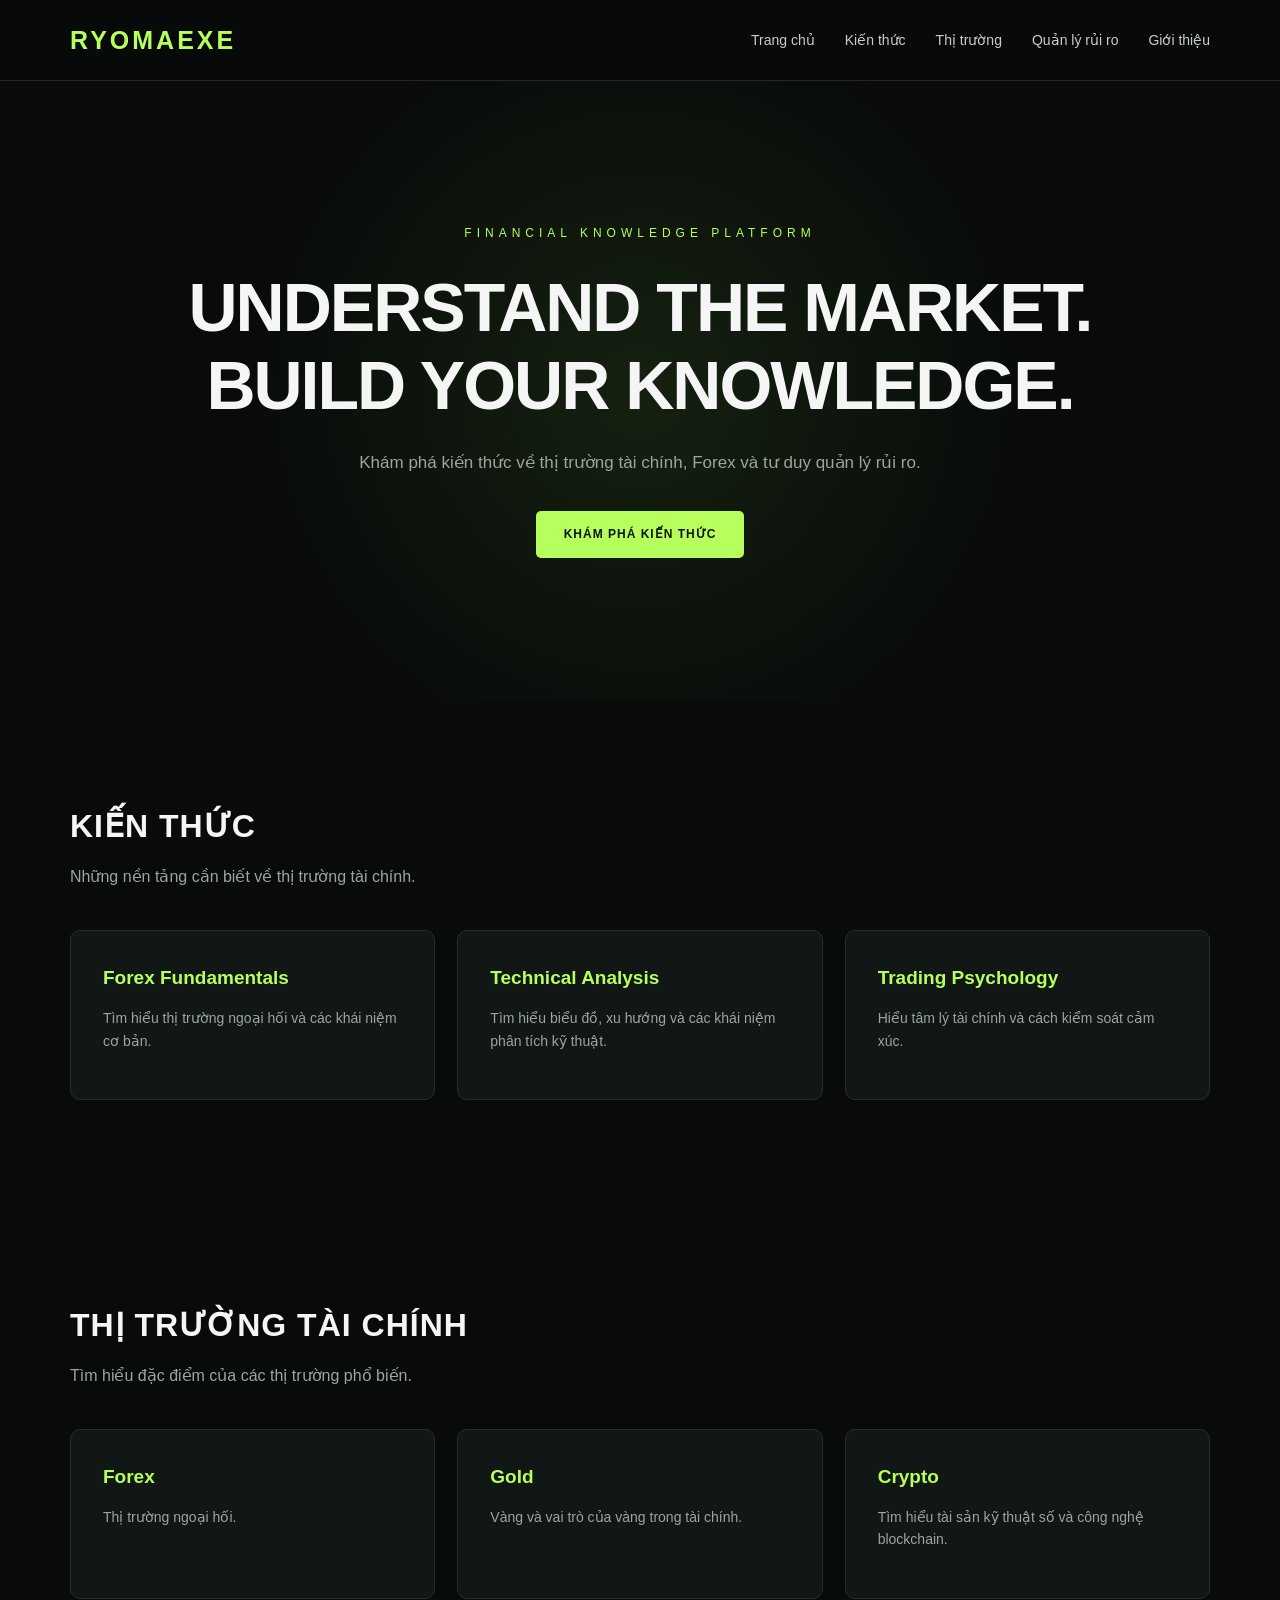
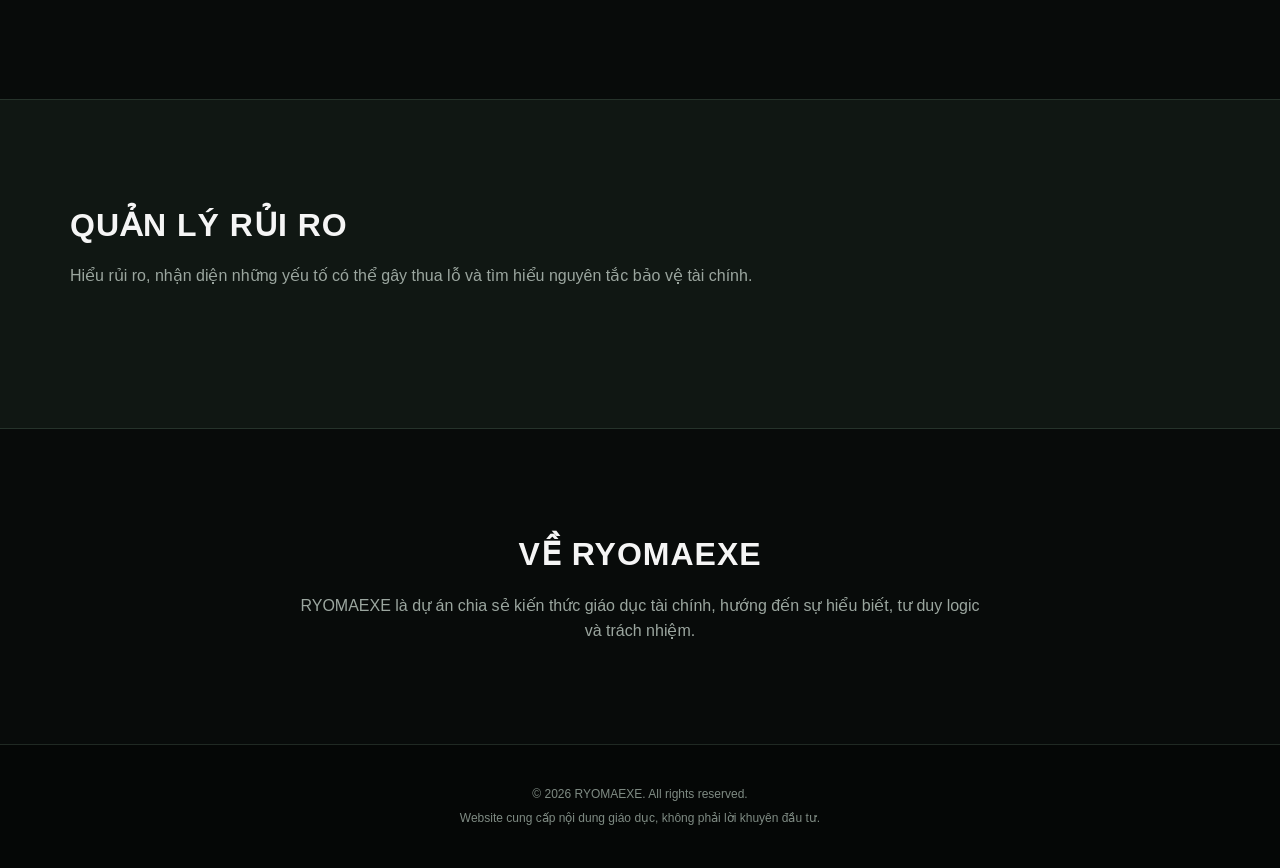
<file: index.html>
<!DOCTYPE html>
<html lang="vi">
<head>
    <meta charset="UTF-8">
    <meta name="viewport" content="width=device-width, initial-scale=1.0">

    <title>RYOMAEXE | Forex Education</title>

    <meta name="description" content="RYOMAEXE - Nền tảng kiến thức giáo dục tài chính, Forex và quản lý rủi ro.">

    <link rel="stylesheet" href="style.css">
</head>

<body>

    <!-- THANH ĐIỀU HƯỚNG -->
    <header>
        <nav class="navbar">
            <div class="logo">RYOMAEXE</div>

            <ul class="nav-links">
                <li><a href="#home">Trang chủ</a></li>
                <li><a href="#knowledge">Kiến thức</a></li>
                <li><a href="#market">Thị trường</a></li>
                <li><a href="#risk">Quản lý rủi ro</a></li>
                <li><a href="#about">Giới thiệu</a></li>
            </ul>
        </nav>
    </header>

    <!-- TRANG CHỦ -->
    <main>
        <section id="home" class="hero">
            <p class="subtitle">FINANCIAL KNOWLEDGE PLATFORM</p>

            <h1>UNDERSTAND THE MARKET.<br>
                BUILD YOUR KNOWLEDGE.</h1>

            <p>
                Khám phá kiến thức về thị trường tài chính,
                Forex và tư duy quản lý rủi ro.
            </p>

            <a href="#knowledge" class="hero-button">
                KHÁM PHÁ KIẾN THỨC
            </a>
        </section>

        <!-- KIẾN THỨC -->
        <section id="knowledge" class="section">
            <h2>KIẾN THỨC</h2>
            <p>Những nền tảng cần biết về thị trường tài chính.</p>

            <div class="card-container">
                <article class="card">
                    <h3>Forex Fundamentals</h3>
                    <p>Tìm hiểu thị trường ngoại hối và các khái niệm cơ bản.</p>
                </article>

                <article class="card">
                    <h3>Technical Analysis</h3>
                    <p>Tìm hiểu biểu đồ, xu hướng và các khái niệm phân tích kỹ thuật.</p>
                </article>

                <article class="card">
                    <h3>Trading Psychology</h3>
                    <p>Hiểu tâm lý tài chính và cách kiểm soát cảm xúc.</p>
                </article>
            </div>
        </section>

        <!-- THỊ TRƯỜNG -->
        <section id="market" class="section">
            <h2>THỊ TRƯỜNG TÀI CHÍNH</h2>
            <p>Tìm hiểu đặc điểm của các thị trường phổ biến.</p>

            <div class="card-container">
                <article class="card">
                    <h3>Forex</h3>
                    <p>Thị trường ngoại hối.</p>
                </article>

                <article class="card">
                    <h3>Gold</h3>
                    <p>Vàng và vai trò của vàng trong tài chính.</p>
                </article>

                <article class="card">
                    <h3>Crypto</h3>
                    <p>Tìm hiểu tài sản kỹ thuật số và công nghệ blockchain.</p>
                </article>
            </div>
        </section>

        <!-- QUẢN LÝ RỦI RO -->
        <section id="risk" class="section">
            <h2>QUẢN LÝ RỦI RO</h2>
            <p>
                Hiểu rủi ro, nhận diện những yếu tố có thể gây thua lỗ
                và tìm hiểu nguyên tắc bảo vệ tài chính.
            </p>
        </section>

        <!-- GIỚI THIỆU -->
        <section id="about" class="section">
            <h2>VỀ RYOMAEXE</h2>
            <p>
                RYOMAEXE là dự án chia sẻ kiến thức giáo dục tài chính,
                hướng đến sự hiểu biết, tư duy logic và trách nhiệm.
            </p>
        </section>
    </main>

    <!-- CHÂN TRANG -->
    <footer>
        <p>© 2026 RYOMAEXE. All rights reserved.</p>
        <p>Website cung cấp nội dung giáo dục, không phải lời khuyên đầu tư.</p>
    </footer>

    <script src="script.js"></script>

</body>
</html>
</file>
<file: style.css>
/* =================================
   RYOMAEXE - MAIN STYLE
================================= */

/* 1. THIẾT LẬP CHUNG */

* {
    margin: 0;
    padding: 0;
    box-sizing: border-box;
}

html {
    scroll-behavior: smooth;
    scroll-padding-top: 90px;
}

body {
    font-family: Arial, Helvetica, sans-serif;
    background: #080b0a;
    color: #f5f5f5;
    line-height: 1.6;
}

a {
    text-decoration: none;
    color: inherit;
}

:root {
    --green: #b6ff5c;
    --dark: #080b0a;
    --card: #111714;
    --text-muted: #9ba69f;
}

/* 2. THANH ĐIỀU HƯỚNG */

header {
    width: 100%;
    position: sticky;
    top: 0;
    z-index: 1000;
    background: rgba(8, 11, 10, 0.92);
    backdrop-filter: blur(12px);
    border-bottom: 1px solid #202923;
}

.navbar {
    max-width: 1200px;
    margin: auto;
    padding: 20px 30px;
    display: flex;
    justify-content: space-between;
    align-items: center;
}

.logo {
    font-size: 25px;
    font-weight: 800;
    letter-spacing: 3px;
    color: var(--green);
}

.nav-links {
    display: flex;
    gap: 30px;
    list-style: none;
}

.nav-links a {
    color: #c7cec9;
    font-size: 14px;
    transition: 0.3s;
}

.nav-links a:hover {
    color: var(--green);
}

/* 3. KHU VỰC TRANG CHỦ */

.hero {
    min-height: 620px;
    padding: 120px 25px;
    display: flex;
    flex-direction: column;
    justify-content: center;
    align-items: center;
    text-align: center;

    background:
        radial-gradient(
            circle at center,
            rgba(119, 190, 64, 0.12),
            transparent 55%
        ),
        #080b0a;
}

.subtitle {
    color: var(--green);
    font-size: 12px;
    letter-spacing: 5px;
    margin-bottom: 25px;
}

.hero h1 {
    font-size: clamp(34px, 6vw, 68px);
    line-height: 1.15;
    font-weight: 800;
    letter-spacing: -2px;
    margin-bottom: 25px;
}

.hero p:not(.subtitle) {
    max-width: 650px;
    color: var(--text-muted);
    font-size: 17px;
}

.hero-button {
    margin-top: 35px;
    padding: 14px 28px;
    background: var(--green);
    color: #10150d;
    font-size: 12px;
    font-weight: bold;
    letter-spacing: 1px;
    border-radius: 5px;
    transition: 0.3s;
}

.hero-button:hover {
    background: #d0ff91;
    transform: translateY(-3px);
}

/* 4. CÁC KHU VỰC NỘI DUNG */

.section {
    max-width: 1200px;
    margin: auto;
    padding: 100px 30px;
}

.section h2 {
    font-size: 32px;
    margin-bottom: 12px;
    letter-spacing: 1px;
}

.section > p {
    color: var(--text-muted);
    margin-bottom: 40px;
}

/* 5. CÁC THẺ KIẾN THỨC */

.card-container {
    display: grid;
    grid-template-columns: repeat(3, 1fr);
    gap: 22px;
}

.card {
    background: var(--card);
    border: 1px solid #243029;
    padding: 32px;
    border-radius: 10px;
    min-height: 170px;
    transition: 0.3s;
}

.card:hover {
    transform: translateY(-7px);
    border-color: var(--green);
    background: #151e18;
}

.card h3 {
    color: var(--green);
    font-size: 19px;
    margin-bottom: 14px;
}

.card p {
    color: var(--text-muted);
    font-size: 14px;
}

/* 6. KHU VỰC QUẢN LÝ RỦI RO */

#risk {
    max-width: 100%;
    background: #101713;
    border-top: 1px solid #26332b;
    border-bottom: 1px solid #26332b;
    padding-left: max(30px, calc((100% - 1140px) / 2));
    padding-right: max(30px, calc((100% - 1140px) / 2));
}

#risk p {
    max-width: 750px;
}

/* 7. KHU VỰC GIỚI THIỆU */

#about {
    text-align: center;
}

#about p {
    max-width: 700px;
    margin: auto;
}

/* 8. CHÂN TRANG */

footer {
    text-align: center;
    padding: 35px 20px;
    background: #050706;
    border-top: 1px solid #202923;
}

footer p {
    color: #7f8b83;
    font-size: 12px;
    margin: 5px 0;
}

/* 9. HIỆU ỨNG HIỂN THỊ */

.card {
    opacity: 0;
    transform: translateY(20px);
    transition: opacity 0.6s ease, transform 0.6s ease,
                border-color 0.3s ease, background 0.3s ease;
}

.card.visible {
    opacity: 1;
    transform: translateY(0);
}

/* 10. TƯƠNG THÍCH ĐIỆN THOẠI */

@media (max-width: 768px) {

    .navbar {
        flex-direction: column;
        gap: 18px;
    }

    .nav-links {
        justify-content: center;
        flex-wrap: wrap;
        gap: 15px;
    }

    .hero {
        min-height: 500px;
        padding: 90px 20px;
    }

    .hero h1 {
        letter-spacing: -1px;
    }

    .section {
        padding: 70px 20px;
    }

    .card-container {
        grid-template-columns: 1fr;
    }

    .section h2 {
        font-size: 26px;
    }
}
</file>
